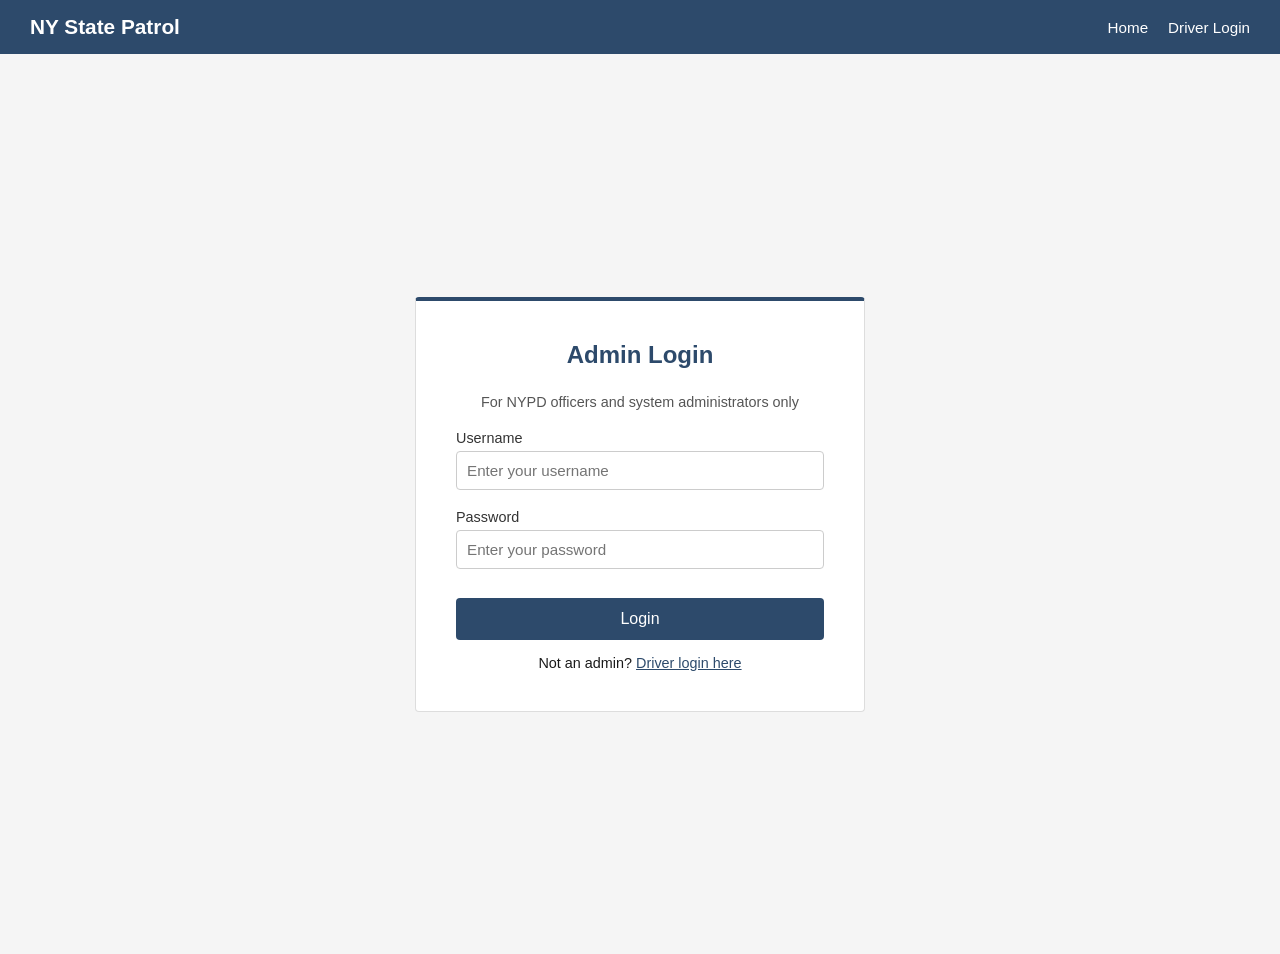
<file: Frontend/pages.html/admin-dashboard.html>
<!DOCTYPE html>
<html lang="en">
  <head>
    <meta charset="UTF-8" />
    <meta name="viewport" content="width=device-width, initial-scale=1.0" />
    <title>Admin Dashboard - NY State Patrol</title>
    <link rel="stylesheet" href="../admin-style.css" />
  </head>
  <body>
    <nav class="admin-nav">
      <a href="../index.html" class="admin-nav-left">NY State Patrol - Admin</a>
      <div class="admin-nav-right">
        <span id="admin-role"></span>
        <button class="logout-btn" id="logout-btn">Logout</button>
      </div>
    </nav>

    <div class="admin-wrap">

      <div class="stats-row">
        <div class="stat-card">
          <h3 id="total-notices">-</h3>
          <p>Total Notices</p>
        </div>
        <div class="stat-card">
          <h3 id="total-drivers">-</h3>
          <p>Recent Notices Loaded</p>
        </div>
      </div>

      <div class="admin-tabs">
        <button class="tab-btn active" id="tab-notices">All Notices</button>
        <button class="tab-btn" id="tab-create">Create Notice</button>
        <button class="tab-btn" id="tab-search">Search Vehicle</button>
        <button class="tab-btn" id="tab-update">Update Location</button>
      </div>

      <div id="panel-notices" class="tab-panel">
        <h3 class="section-title">Recent Notices</h3>
        <div id="loading-notices" class="loading-msg">Loading...</div>
        <div id="notices-api-error" class="api-error" style="display: none;"></div>
        
        <div class="table-wrap">
        <table class="notice-table" id="notices-table" style="display: none;">

          <thead>
            <tr>
              <th>Notice #</th>
              <th>Driver</th>
              <th>Vehicle</th>
              <th>Date</th>
              <th>Location</th>
              <th>Officer</th>
              <th>Action</th>
            </tr>
          </thead>
          <tbody id="notices-body"></tbody>
        </table>
        </div>
      </div>

      <div id="panel-create" class="tab-panel" style="display: none;">
        <h3 class="section-title">Create New Notice</h3>
        <div id="create-success" class="success-msg" style="display: none;"></div>
        <div id="create-error" class="api-error" style="display: none;"></div>

        <div class="form-group">
          <label for="c-vehicle-id">Vehicle ID</label>
          <input type="number" id="c-vehicle-id" placeholder="Enter vehicle ID" />
          <span class="error-msg" id="c-vehicle-id-error"></span>
        </div>

        <div class="form-group">
          <label for="c-officer-id">Officer ID</label>
          <input type="number" id="c-officer-id" placeholder="Enter officer ID" />
          <span class="error-msg" id="c-officer-id-error"></span>
        </div>

        <div class="form-group">
          <label for="c-date">Violation Date</label>
          <input type="date" id="c-date" />
          <span class="error-msg" id="c-date-error"></span>
        </div>

        <div class="form-group">
          <label for="c-time">Violation Time</label>
          <input type="time" id="c-time" />
          <span class="error-msg" id="c-time-error"></span>
        </div>

        <div class="form-group">
          <label for="c-district">District</label>
          <input type="text" id="c-district" placeholder="e.g. District 1" />
          <span class="error-msg" id="c-district-error"></span>
        </div>

        <div class="form-group">
          <label for="c-detachment">Detachment</label>
          <input type="text" id="c-detachment" placeholder="e.g. Detachment A" />
          <span class="error-msg" id="c-detachment-error"></span>
        </div>

        <div class="form-group">
          <label for="c-location">Location</label>
          <input type="text" id="c-location" placeholder="e.g. Main St & 5th Ave" />
          <span class="error-msg" id="c-location-error"></span>
        </div>

        <div class="form-group">
          <label for="c-description">Violation Description</label>
          <input type="text" id="c-description" placeholder="e.g. Speeding 75mph in 55mph zone" />
          <span class="error-msg" id="c-description-error"></span>
        </div>

        <button class="submit-btn" id="create-btn">Create Notice</button>
      </div>

      <div id="panel-search" class="tab-panel" style="display: none;">
        <h3 class="section-title">Search Vehicle by Plate</h3>
        <div id="search-api-error" class="api-error" style="display: none;"></div>

        <div class="search-row">
          <input type="text" id="search-plate" placeholder="Enter licence plate e.g. ABC1234" />
          <button id="search-btn">Search</button>
        </div>
        <span class="error-msg" id="search-plate-error"></span>

        <div id="search-result" style="display: none;">
          <h4 class="section-title">Vehicle Info</h4>
          <div class="info-box">
            <p><span class="info-label">Make:</span> <span id="s-make"></span></p>
            <p><span class="info-label">Year:</span> <span id="s-year"></span></p>
            <p><span class="info-label">Colour:</span> <span id="s-colour"></span></p>
            <p><span class="info-label">Plate:</span> <span id="s-plate"></span></p>
            <p><span class="info-label">Owner:</span> <span id="s-owner"></span></p>
            <p><span class="info-label">DL Number:</span> <span id="s-dl"></span></p>
          </div>

          <h4 class="section-title">Notices</h4>
          <p id="s-notices-count"></p>
          <div class="table-wrap">
          <table class="notice-table" id="search-notices-table">
            <thead>
              <tr>
                <th>Notice #</th>
                <th>Date</th>
                <th>Location</th>
                <th>Description</th>
              </tr>
            </thead>
            <tbody id="search-notices-body"></tbody>
          </table>
          </div>
          <p id="s-no-notices" style="display: none;">No notices found for this vehicle.</p>
        </div>
      </div>

      <div id="panel-update" class="tab-panel" style="display: none;">
        <h3 class="section-title">Update Notice Location</h3>
        <div id="update-success" class="success-msg" style="display: none;"></div>
        <div id="update-error" class="api-error" style="display: none;"></div>

        <div class="form-group">
          <label for="u-notice-id">Notice ID</label>
          <input type="number" id="u-notice-id" placeholder="Enter notice ID" />
          <span class="error-msg" id="u-notice-id-error"></span>
        </div>

        <div class="form-group">
          <label for="u-location">New Location</label>
          <input type="text" id="u-location" placeholder="Enter new location" />
          <span class="error-msg" id="u-location-error"></span>
        </div>

        <button class="submit-btn" id="update-btn">Update Location</button>
      </div>

    </div>

    <div id="confirm-overlay" class="confirm-overlay" style="display: none;">
      <div class="confirm-box">
        <p>Are you sure you want to delete this notice?</p>
        <div class="confirm-buttons">
          <button class="confirm-yes" id="confirm-yes">Yes, delete</button>
          <button class="confirm-no" id="confirm-no">Cancel</button>
        </div>
      </div>
    </div>

    <script src="../scripts.js/admin-dash.js"></script>
  </body>
</html>
</file>
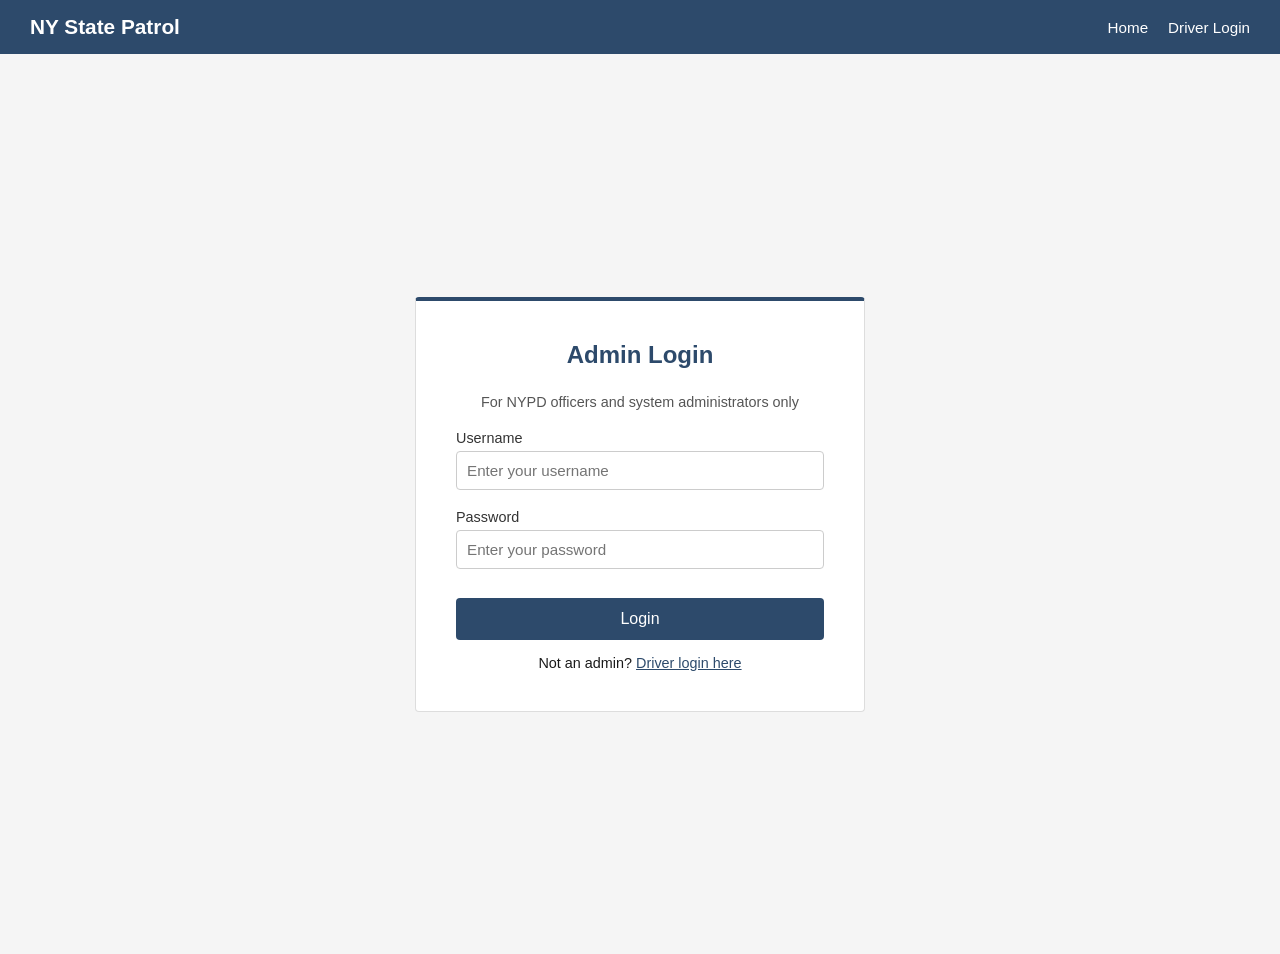
<file: Frontend/pages.html/admin-login.html>
<!doctype html>
<html lang="en">
  <head>
    <meta charset="UTF-8" />
    <meta name="viewport" content="width=device-width, initial-scale=1.0" />
    <title>Admin Login - NY State Patrol</title>
    <link rel="stylesheet" href="../style.css" />
  </head>
  <body>
    <nav id="navbar">
      <a href="../index.html" id="nav-logo">NY State Patrol</a>
      <button class="hamburger" id="hamburger">☰</button>
      <div id="nav-links">
        <a href="../index.html">Home</a>
        <a href="login.html">Driver Login</a>
      </div>
    </nav>

    <div class="page-wrap">
      <div class="form-box">
        <h2>Admin Login</h2>
        <p
          style="
            text-align: center;
            color: #555;
            font-size: 0.9rem;
            margin-bottom: 20px;
          "
        >
          For NYPD officers and system administrators only
        </p>

        <div id="login-error" class="api-error" style="display: none"></div>

        <div class="form-group">
          <label for="username">Username</label>
          <input type="text" id="username" placeholder="Enter your username" />
          <span class="error-msg" id="username-error"></span>
        </div>

        <div class="form-group">
          <label for="password">Password</label>
          <input
            type="password"
            id="password"
            placeholder="Enter your password"
          />
          <span class="error-msg" id="password-error"></span>
        </div>

        <button class="submit-btn" id="login-btn">Login</button>

        <div class="form-link">
          <p>Not an admin? <a href="login.html">Driver login here</a></p>
        </div>
      </div>
    </div>

    
    <script src="../scripts.js/nav.js"></script>
    <script src="../scripts.js/admin-login.js"></script>
  </body>
</html>
</file>
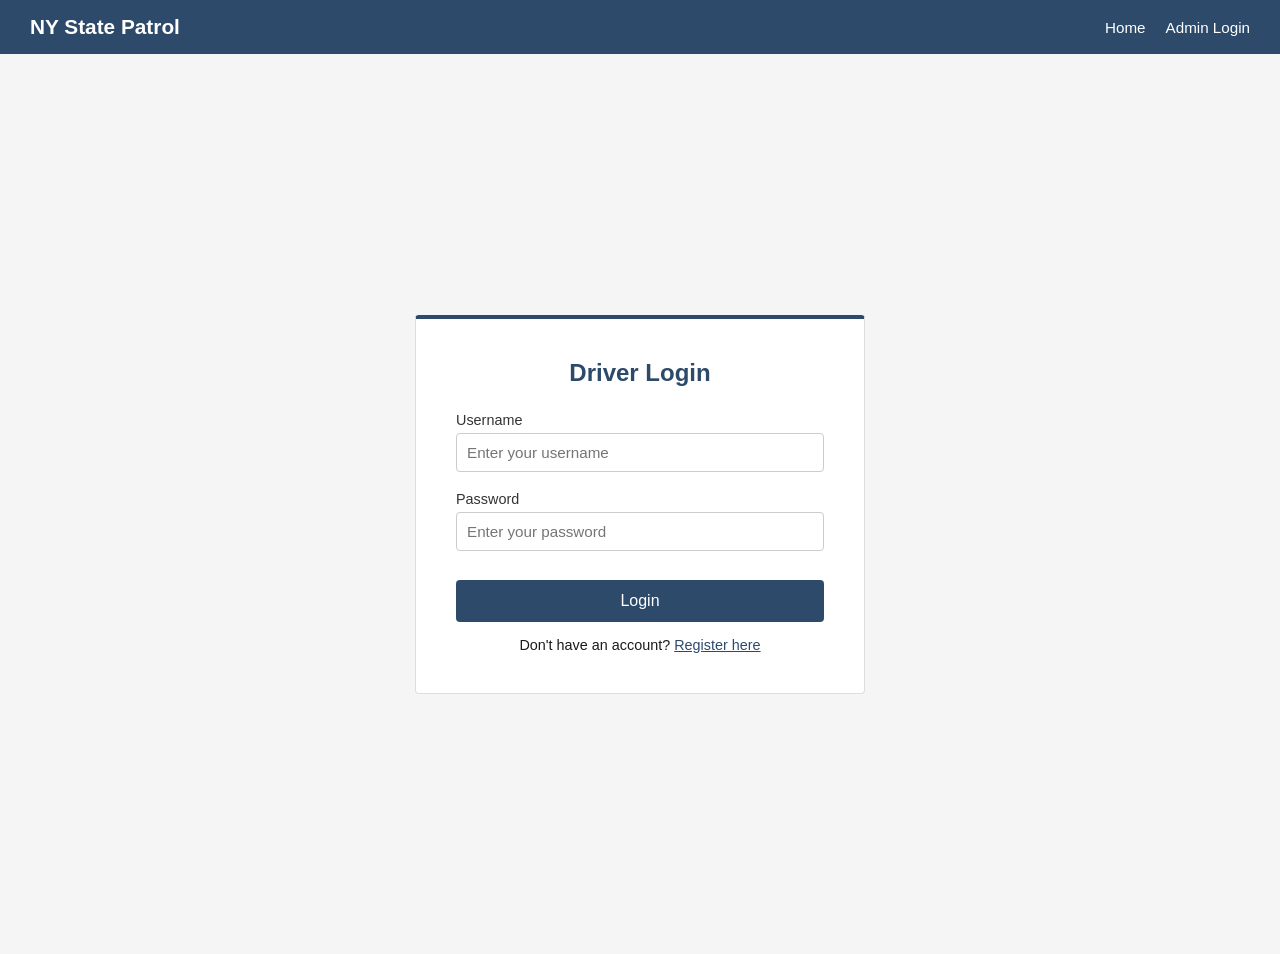
<file: Frontend/pages.html/dashboard.html>
<!doctype html>
<html lang="en">
  <head>
    <meta charset="UTF-8" />
    <meta name="viewport" content="width=device-width, initial-scale=1.0" />
    <title>My Citations - NY State Patrol</title>
    <link rel="stylesheet" href="../style.css" />
  </head>
  <body>
    <nav class="nav-logged">
      <a href="../index.html" class="nav-logged-left">NY State Patrol</a>
      <button class="hamburger" id="hamburger">☰</button>
      <div class="nav-logged-right" id="nav-menu">
        <a href="dashboard.html">My Citations</a>
        <a href="profile.html">My Profile</a>
        <button class="logout-btn" id="logout-btn">Logout</button>
      </div>
    </nav>

    <div id="dashboard-wrap">
      <h2>My Citations</h2>
      <p id="welcome-msg"></p>

      <div id="search-section">
        <div class="search-row">
          <input
            type="text"
            id="plate-input"
            placeholder="Enter your licence plate e.g. ABC1234"
          />
          <button id="search-btn">Search</button>
        </div>
        <span class="error-msg" id="plate-error"></span>
      </div>

      <div id="vehicle-info" style="display: none">
        <h3 class="section-title">Vehicle Details</h3>
        <div class="info-box">
          <p><span class="info-label">Make:</span> <span id="v-make"></span></p>
          <p><span class="info-label">Year:</span> <span id="v-year"></span></p>
          <p>
            <span class="info-label">Colour:</span> <span id="v-colour"></span>
          </p>
          <p>
            <span class="info-label">Plate:</span> <span id="v-plate"></span>
          </p>
        </div>
      </div>

      <div id="notices-section" style="display: none">
        <h3 class="section-title">Traffic Notices</h3>
        <p id="notices-count"></p>
        <div id="loading-notices" class="loading-msg" style="display: none">
          Loading...
        </div>
        <div
          id="api-error-notices"
          class="api-error"
          style="display: none"
        ></div>
        <table class="notice-table" id="notices-table">
          <thead>
            <tr>
              <th>Notice #</th>
              <th>Date</th>
              <th>Location</th>
              <th>Description</th>
              <th>Officer</th>
              <th>Action Taken</th>
            </tr>
          </thead>
          <tbody id="notices-body"></tbody>
        </table>
        <p id="no-notices-msg" style="display: none">
          No notices found for this vehicle.
        </p>
      </div>
    </div>

    <script src="../scripts.js/dashboard.js"></script>
  </body>
</html>
</file>
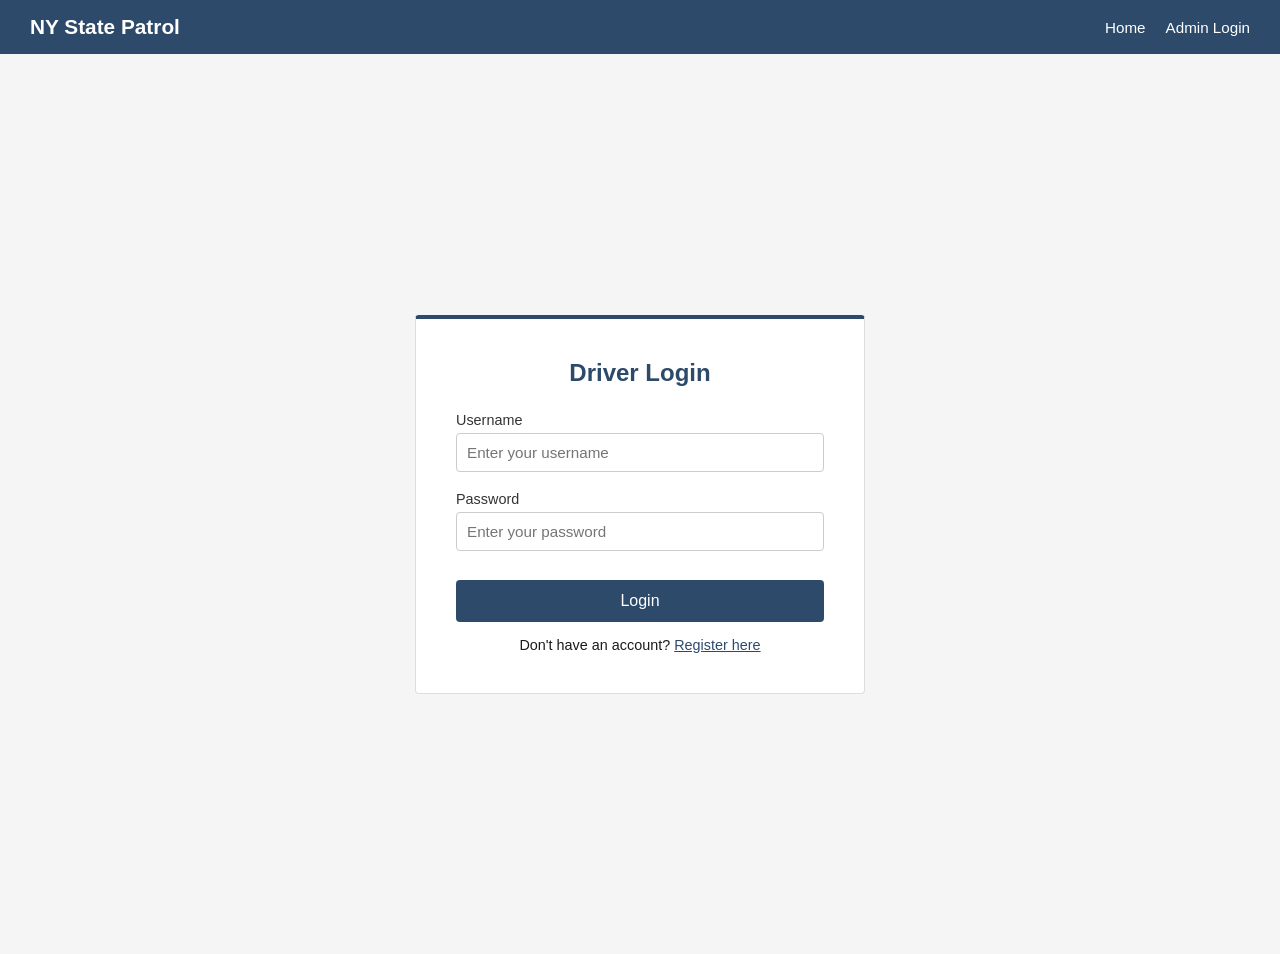
<file: Frontend/pages.html/profile.html>
<!doctype html>
<html lang="en">
  <head>
    <meta charset="UTF-8" />
    <meta name="viewport" content="width=device-width, initial-scale=1.0" />
    <title>My Profile - NY State Patrol</title>
    <link rel="stylesheet" href="../style.css" />
  </head>
  <body>
    <nav class="nav-logged">
      <a href="../index.html" class="nav-logged-left">NY State Patrol</a>
      <button class="hamburger" id="hamburger">☰</button>
      <div class="nav-logged-right" id="nav-menu">
        <a href="dashboard.html">My Citations</a>
        <a href="profile.html">My Profile</a>
        <button class="logout-btn" id="logout-btn">Logout</button>
      </div>
    </nav>

    <div id="dashboard-wrap">
      <h2>My Profile</h2>

      <div id="profile-success" class="success-msg" style="display: none"></div>
      <div id="profile-error" class="api-error" style="display: none"></div>

      <div id="loading-profile" class="loading-msg">
        Loading your details...
      </div>

      <div id="profile-form" style="display: none">
        <p class="section-label">Account Information</p>
        <div class="info-box">
          <p>
            <span class="info-label">Username:</span>
            <span id="p-username"></span>
          </p>
          <p><span class="info-label">Role:</span> <span id="p-role"></span></p>
        </div>

        <p class="section-label">Personal Details</p>
        <div class="form-group">
          <label for="first-name">First Name</label>
          <input type="text" id="first-name" />
          <span class="error-msg" id="first-name-error"></span>
        </div>

        <div class="form-group">
          <label for="last-name">Last Name</label>
          <input type="text" id="last-name" />
          <span class="error-msg" id="last-name-error"></span>
        </div>

        <div class="form-group">
          <label for="birth-date">Date of Birth</label>
          <input type="date" id="birth-date" />
          <span class="error-msg" id="birth-date-error"></span>
        </div>

        <p class="section-label">Contact Details</p>
        <div class="form-group">
          <label for="address">Address</label>
          <input type="text" id="address" />
          <span class="error-msg" id="address-error"></span>
        </div>

        <div class="form-group">
          <label for="city">City</label>
          <input type="text" id="city" />
          <span class="error-msg" id="city-error"></span>
        </div>

        <div class="form-group">
          <label for="state">State</label>
          <input type="text" id="state" maxlength="2" />
          <span class="error-msg" id="state-error"></span>
        </div>

        <div class="form-group">
          <label for="zip-code">Zip Code</label>
          <input type="text" id="zip-code" />
          <span class="error-msg" id="zip-code-error"></span>
        </div>

        <p class="section-label">Licence Details</p>
        <div class="form-group">
          <label for="dl-number">Licence Number</label>
          <input type="text" id="dl-number" />
          <span class="error-msg" id="dl-number-error"></span>
        </div>

        <div class="form-group">
          <label for="licence-state">Licence State</label>
          <input type="text" id="licence-state" maxlength="2" />
          <span class="error-msg" id="licence-state-error"></span>
        </div>

        <button class="submit-btn" id="save-btn">Save Changes</button>
      </div>
    </div>

    <script src="../scripts.js/profile.js"></script>
  </body>
</html>
</file>
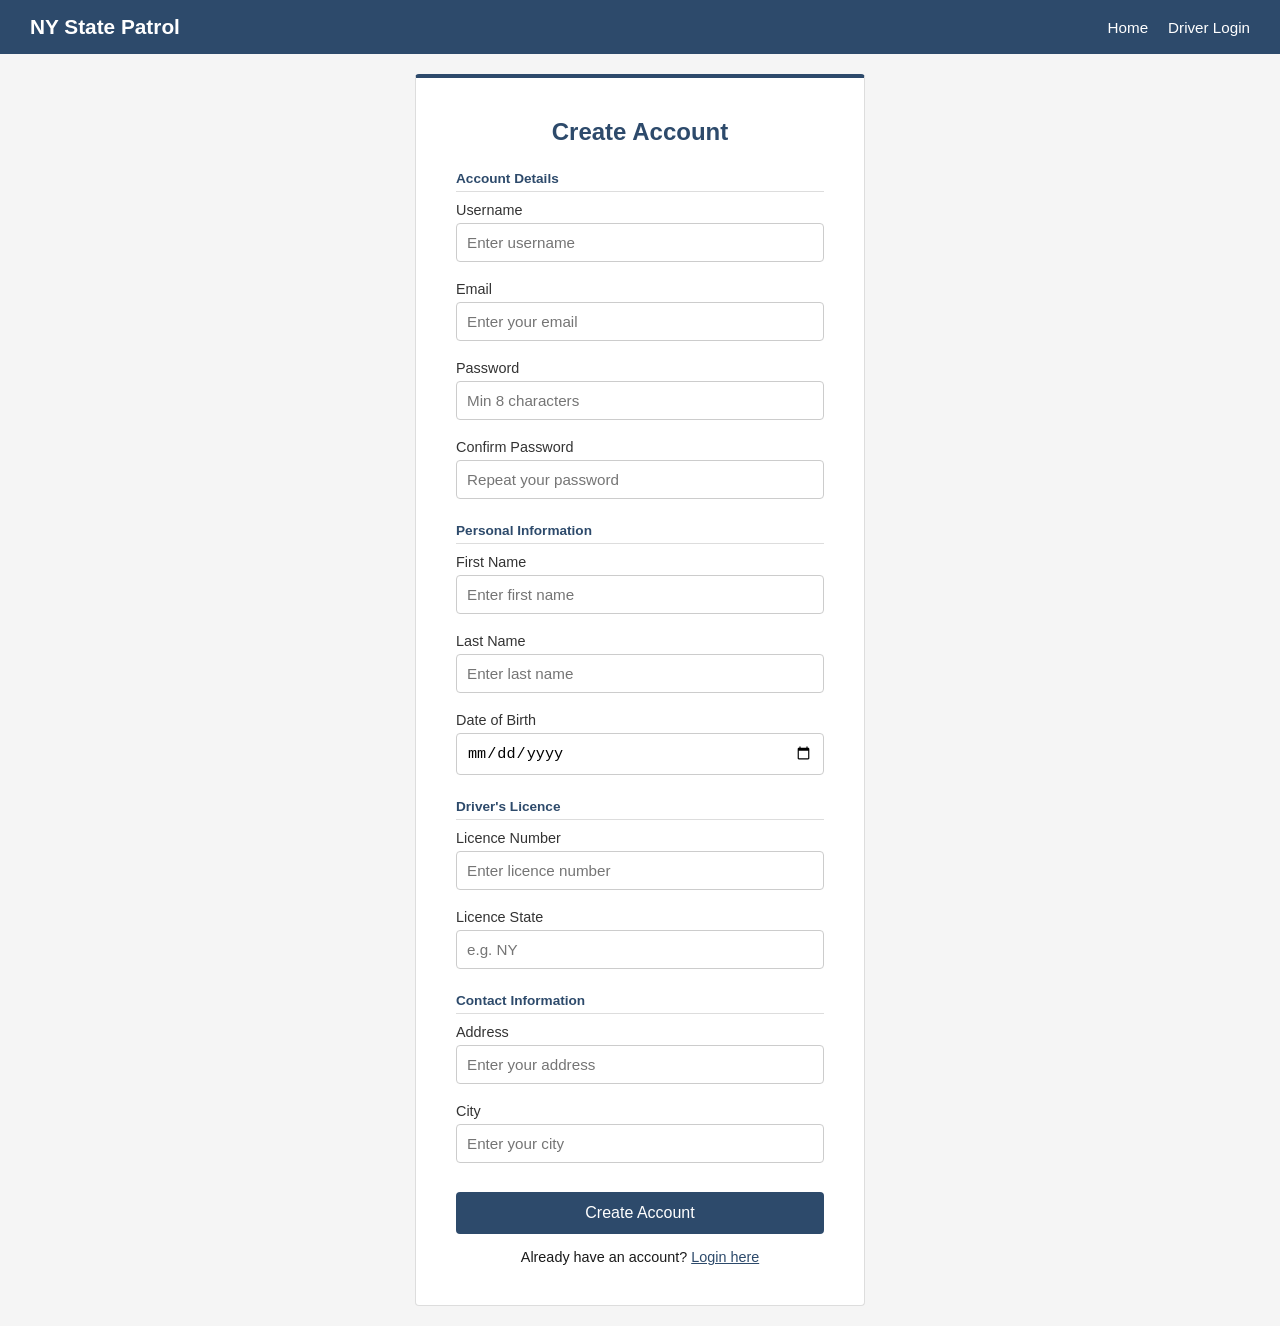
<file: Frontend/pages.html/register.html>
<!doctype html>
<html lang="en">
  <head>
    <meta charset="UTF-8" />
    <meta name="viewport" content="width=device-width, initial-scale=1.0" />
    <title>Register - NY State Patrol</title>
    <link rel="stylesheet" href="../style.css" />
  </head>
  <body>
    <nav id="navbar">
      <a href="../index.html" id="nav-logo">NY State Patrol</a>
      <button class="hamburger" id="hamburger">☰</button>
      <div id="nav-links">
        <a href="../index.html">Home</a>
        <a href="login.html">Driver Login</a>
      </div>
    </nav>

    <div class="page-wrap">
      <div class="form-box">
        <h2>Create Account</h2>

        <div id="register-error" class="api-error" style="display: none"></div>
        <div
          id="register-success"
          class="success-msg"
          style="display: none"
        ></div>

        <p class="section-label">Account Details</p>

        <div class="form-group">
          <label for="username">Username</label>
          <input type="text" id="username" placeholder="Enter username" />
          <span class="error-msg" id="username-error"></span>
        </div>

        <div class="form-group">
          <label for="email">Email</label>
          <input type="email" id="email" placeholder="Enter your email" />
          <span class="error-msg" id="email-error"></span>
        </div>

        <div class="form-group">
          <label for="password">Password</label>
          <input type="password" id="password" placeholder="Min 8 characters" />
          <span class="error-msg" id="password-error"></span>
        </div>

        <div class="form-group">
          <label for="confirm-password">Confirm Password</label>
          <input
            type="password"
            id="confirm-password"
            placeholder="Repeat your password"
          />
          <span class="error-msg" id="confirm-password-error"></span>
        </div>

        <p class="section-label">Personal Information</p>

        <div class="form-group">
          <label for="first-name">First Name</label>
          <input type="text" id="first-name" placeholder="Enter first name" />
          <span class="error-msg" id="first-name-error"></span>
        </div>

        <div class="form-group">
          <label for="last-name">Last Name</label>
          <input type="text" id="last-name" placeholder="Enter last name" />
          <span class="error-msg" id="last-name-error"></span>
        </div>

        <div class="form-group">
          <label for="birth-date">Date of Birth</label>
          <input type="date" id="birth-date" />
          <span class="error-msg" id="birth-date-error"></span>
        </div>

        <p class="section-label">Driver's Licence</p>

        <div class="form-group">
          <label for="dl-number">Licence Number</label>
          <input
            type="text"
            id="dl-number"
            placeholder="Enter licence number"
          />
          <span class="error-msg" id="dl-number-error"></span>
        </div>

        <div class="form-group">
          <label for="licence-state">Licence State</label>
          <input
            type="text"
            id="licence-state"
            placeholder="e.g. NY"
            maxlength="2"
          />
          <span class="error-msg" id="licence-state-error"></span>
        </div>

        <p class="section-label">Contact Information</p>

        <div class="form-group">
          <label for="address">Address</label>
          <input type="text" id="address" placeholder="Enter your address" />
          <span class="error-msg" id="address-error"></span>
        </div>

        <div class="form-group">
          <label for="city">City</label>
          <input type="text" id="city" placeholder="Enter your city" />
          <span class="error-msg" id="city-error"></span>
        </div>

        <button class="submit-btn" id="register-btn">Create Account</button>

        <div class="form-link">
          <p>Already have an account? <a href="login.html">Login here</a></p>
        </div>
      </div>
    </div>

    <script src="../scripts.js/register.js"></script>
    <script src="../scripts.js/nav.js"></script>
  </body>
</html>
</file>
<file: Frontend/admin-style.css>
* {
  margin: 0;
  padding: 0;
  box-sizing: border-box;
}

body {
  font-family: Arial, sans-serif;
  background-color: #f5f5f5;
  color: #1a1a1a;
}

.admin-nav {
  display: flex;
  justify-content: space-between;
  align-items: center;
  background-color: #2d4a6b;
  padding: 15px 30px;
  border-bottom: 3px solid #c8a951;
}

.admin-nav-left {
  color: white;
  font-size: 1.2rem;
  font-weight: bold;
  cursor: pointer;
  text-decoration: none;
  color: white;
}

.admin-nav-right {
  display: flex;
  gap: 15px;
  align-items: center;
}

.admin-nav-right span {
  color: white;
  font-size: 0.9rem;
}

#admin-role {
  background-color: #c8a951;
  color: #1a1a1a;
  padding: 3px 10px;
  border-radius: 3px;
  font-size: 0.8rem;
  font-weight: bold;
}

.logout-btn {
  background-color: #c0392b;
  color: white;
  border: none;
  padding: 8px 16px;
  border-radius: 4px;
  cursor: pointer;
  font-size: 0.9rem;
}

.logout-btn:hover {
  background-color: #a93226;
}

.admin-wrap {
  max-width: 1100px;
  margin: 30px auto;
  padding: 0 20px;
}

.stats-row {
  display: flex;
  gap: 20px;
  margin-bottom: 25px;
  flex-wrap: wrap;
}

.stat-card {
  background-color: white;
  border: 1px solid #ddd;
  border-top: 3px solid #c8a951;
  border-radius: 4px;
  padding: 20px 30px;
  flex: 1;
  min-width: 150px;
  text-align: center;
}

.stat-card h3 {
  font-size: 2rem;
  color: #2d4a6b;
}

.stat-card p {
  color: #555;
  font-size: 0.85rem;
  margin-top: 5px;
}

.admin-tabs {
  display: flex;
  gap: 5px;
  margin-bottom: 20px;
  flex-wrap: wrap;
}

.tab-btn {
  padding: 10px 20px;
  background-color: white;
  border: 1px solid #ddd;
  border-radius: 4px;
  cursor: pointer;
  font-size: 0.9rem;
  color: #2d4a6b;
}

.tab-btn:hover {
  background-color: #f0f0f0;
}

.tab-btn.active {
  background-color: #2d4a6b;
  color: white;
  border-color: #2d4a6b;
}

.tab-panel {
  background-color: white;
  border: 1px solid #ddd;
  border-radius: 4px;
  padding: 25px;
}

.section-title {
  color: #2d4a6b;
  margin-bottom: 15px;
  margin-top: 20px;
}

.section-title:first-child {
  margin-top: 0;
}

.notice-table {
  width: 100%;
  border-collapse: collapse;
}

.notice-table th {
  background-color: #2d4a6b;
  color: white;
  padding: 12px 15px;
  text-align: left;
  font-size: 0.9rem;
}

.notice-table td {
  padding: 12px 15px;
  border-bottom: 1px solid #eee;
  font-size: 0.9rem;
  color: #333;
}

.notice-table tr:last-child td {
  border-bottom: none;
}

.delete-btn {
  background-color: #c0392b;
  color: white;
  border: none;
  padding: 5px 10px;
  border-radius: 3px;
  cursor: pointer;
  font-size: 0.8rem;
}

.delete-btn:hover {
  background-color: #a93226;
}

.table-wrap {
  overflow-x: auto;
  width: 100%;
}

.form-group {
  display: flex;
  flex-direction: column;
  margin-bottom: 15px;
}

.form-group label {
  margin-bottom: 5px;
  font-size: 0.9rem;
  color: #333;
}

.form-group input {
  padding: 10px;
  border: 1px solid #ccc;
  border-radius: 4px;
  font-size: 0.95rem;
}

.form-group input.error {
  border: 2px solid #c0392b;
}

.error-msg {
  color: #c0392b;
  font-size: 0.8rem;
  margin-top: 4px;
}

.submit-btn {
  padding: 12px 25px;
  background-color: #2d4a6b;
  color: white;
  border: none;
  border-radius: 4px;
  font-size: 1rem;
  cursor: pointer;
  margin-top: 10px;
}

.submit-btn:hover {
  background-color: #1e3a56;
}

.success-msg {
  background-color: #d4edda;
  color: #155724;
  padding: 10px;
  border-radius: 4px;
  margin-bottom: 15px;
  font-size: 0.9rem;
}

.api-error {
  background-color: #f8d7da;
  color: #721c24;
  padding: 10px;
  border-radius: 4px;
  margin-bottom: 15px;
  font-size: 0.9rem;
}

.loading-msg {
  text-align: center;
  color: #555;
  padding: 20px;
  font-size: 0.95rem;
}

.search-row {
  display: flex;
  gap: 10px;
  margin-bottom: 5px;
}

.search-row input {
  padding: 10px;
  border: 1px solid #ccc;
  border-radius: 4px;
  font-size: 0.95rem;
  width: 300px;
}

.search-row input.error {
  border: 2px solid #c0392b;
}

#search-btn {
  padding: 10px 20px;
  background-color: #2d4a6b;
  color: white;
  border: none;
  border-radius: 4px;
  cursor: pointer;
  font-size: 0.95rem;
}

#search-btn:hover {
  background-color: #1e3a56;
}

.info-box {
  background-color: #f9f9f9;
  border: 1px solid #ddd;
  border-radius: 4px;
  padding: 20px;
  margin-bottom: 20px;
}

.info-box p {
  margin-bottom: 8px;
  font-size: 0.95rem;
}

.info-label {
  font-weight: bold;
  color: #2d4a6b;
}

.confirm-overlay {
  position: fixed;
  top: 0;
  left: 0;
  width: 100%;
  height: 100%;
  background-color: rgba(0, 0, 0, 0.5);
  display: flex;
  justify-content: center;
  align-items: center;
}

.confirm-box {
  background-color: white;
  padding: 30px;
  border-radius: 4px;
  text-align: center;
  width: 320px;
  border-top: 4px solid #c0392b;
}

.confirm-box p {
  margin-bottom: 20px;
  color: #333;
}

.confirm-buttons {
  display: flex;
  justify-content: center;
  gap: 15px;
}

.confirm-yes {
  background-color: #c0392b;
  color: white;
  border: none;
  padding: 8px 20px;
  border-radius: 4px;
  cursor: pointer;
}

.confirm-no {
  background-color: #ccc;
  color: #333;
  border: none;
  padding: 8px 20px;
  border-radius: 4px;
  cursor: pointer;
}

@media (max-width: 1024px) {
  .admin-wrap {
    padding: 0 15px;
  }

  .notice-table th,
  .notice-table td {
    padding: 10px 12px;
  }
}

@media (max-width: 767px) {
  .admin-nav {
    flex-direction: column;
    gap: 10px;
    padding: 15px;
  }

  .notice-table {
    display: block;
    overflow-x: auto;
    white-space: nowrap;
  }
  .admin-tabs {
    flex-direction: column;
  }

  .tab-btn {
    width: 100%;
  }

  .stats-row {
    flex-direction: column;
  }

  .search-row {
    flex-direction: column;
  }

  .search-row input {
    width: 100%;
  }

  .notice-table th,
  .notice-table td {
    padding: 8px 10px;
    font-size: 0.8rem;
  }
}
</file>
<file: Frontend/style.css>
* {
  margin: 0;
  padding: 0;
  box-sizing: border-box;
}

body {
  font-family: Arial, sans-serif;
  background-color: #f5f5f5;
  color: #1a1a1a;
}

#navbar {
  display: flex;
  justify-content: space-between;
  align-items: center;
  background-color: #2d4a6b;
  padding: 15px 30px;
}

#nav-logo {
  color: white;
  font-size: 1.3rem;
  font-weight: bold;
  cursor: pointer;
  text-decoration: none;
  color: white;
}

#nav-links {
  display: flex;
  gap: 20px;
}

#nav-links a {
  color: white;
  text-decoration: none;
  font-size: 0.95rem;
}

#nav-links a:hover {
  color: #c8a951;
}

#main-section {
  display: flex;
  flex-direction: column;
  align-items: center;
  justify-content: center;
  background-color: #2d4a6b;
  color: white;
  padding: 80px 20px;
  text-align: center;
  border-bottom: 4px solid #c8a951;
}

#main-section h1 {
  font-size: 2.5rem;
  margin-bottom: 10px;
}

#main-section p {
  font-size: 1.1rem;
  margin-bottom: 30px;
  color: #c8a951;
}

#main-buttons {
  display: flex;
  gap: 20px;
}

.btn-main {
  background-color: #c8a951;
  color: #1a1a1a;
  padding: 12px 28px;
  text-decoration: none;
  border-radius: 4px;
  font-weight: bold;
}

.btn-secondary {
  background-color: transparent;
  color: white;
  padding: 12px 28px;
  text-decoration: none;
  border-radius: 4px;
  border: 2px solid white;
}

.btn-main:hover {
  background-color: #b8942f;
}

.btn-secondary:hover {
  background-color: rgba(255, 255, 255, 0.1);
}

#features {
  display: flex;
  justify-content: center;
  gap: 20px;
  padding: 60px 30px;
  flex-wrap: wrap;
}

.feature-card {
  background-color: white;
  border: 1px solid #ddd;
  border-top: 3px solid #c8a951;
  border-radius: 4px;
  padding: 30px;
  width: 280px;
  text-align: center;
}

.feature-card h3 {
  margin-bottom: 10px;
  color: #2d4a6b;
}

.feature-card p {
  color: #555;
  font-size: 0.9rem;
}

.page-wrap {
  display: flex;
  justify-content: center;
  align-items: center;
  min-height: 100vh;
  padding: 20px;
}

.form-box {
  background-color: white;
  border: 1px solid #ddd;
  border-radius: 4px;
  border-top: 4px solid #2d4a6b;
  padding: 40px;
  width: 100%;
  max-width: 450px;
}

.form-box h2 {
  margin-bottom: 25px;
  color: #2d4a6b;
  text-align: center;
}

.form-group {
  display: flex;
  flex-direction: column;
  margin-bottom: 15px;
}

.form-group label {
  margin-bottom: 5px;
  font-size: 0.9rem;
  color: #333;
}

.form-group input,
.form-group select {
  padding: 10px;
  border: 1px solid #ccc;
  border-radius: 4px;
  font-size: 0.95rem;
}

.form-group input.error {
  border: 2px solid #c0392b;
}

.error-msg {
  color: #c0392b;
  font-size: 0.8rem;
  margin-top: 4px;
}

.submit-btn {
  width: 100%;
  padding: 12px;
  background-color: #2d4a6b;
  color: white;
  border: none;
  border-radius: 4px;
  font-size: 1rem;
  cursor: pointer;
  margin-top: 10px;
}

.submit-btn:hover {
  background-color: #1e3a56;
}

.form-link {
  text-align: center;
  margin-top: 15px;
  font-size: 0.9rem;
}

.form-link a {
  color: #2d4a6b;
}

.success-msg {
  background-color: #d4edda;
  color: #155724;
  padding: 10px;
  border-radius: 4px;
  margin-bottom: 15px;
  text-align: center;
  font-size: 0.9rem;
}

.api-error {
  background-color: #f8d7da;
  color: #721c24;
  padding: 10px;
  border-radius: 4px;
  margin-bottom: 15px;
  text-align: center;
  font-size: 0.9rem;
}

#dashboard-wrap {
  max-width: 1000px;
  margin: 30px auto;
  padding: 0 20px;
}

#dashboard-wrap h2 {
  color: #2d4a6b;
  margin-bottom: 20px;
}

.notice-table {
  width: 100%;
  border-collapse: collapse;
  background-color: white;
  border: 1px solid #ddd;
}

.notice-table th {
  background-color: #2d4a6b;
  color: white;
  padding: 12px 15px;
  text-align: left;
  font-size: 0.9rem;
}

.notice-table td {
  padding: 12px 15px;
  border-bottom: 1px solid #eee;
  font-size: 0.9rem;
  color: #333;
}

.notice-table tr:last-child td {
  border-bottom: none;
}

.nav-logged {
  display: flex;
  justify-content: space-between;
  align-items: center;
  background-color: #2d4a6b;
  padding: 15px 30px;
  border-bottom: 3px solid #c8a951;
}

.nav-logged-left {
  color: white;
  font-size: 1.2rem;
  font-weight: bold;
  cursor: pointer;
  text-decoration: none;
  color: white;
}

.nav-logged-right {
  display: flex;
  gap: 15px;
  align-items: center;
}

.nav-logged-right a {
  color: white;
  text-decoration: none;
  font-size: 0.9rem;
}

.nav-logged-right a:hover {
  color: #c8a951;
}

.logout-btn {
  background-color: #c0392b;
  color: white;
  border: none;
  padding: 8px 16px;
  border-radius: 4px;
  cursor: pointer;
  font-size: 0.9rem;
}

.logout-btn:hover {
  background-color: #a93226;
}

.stats-row {
  display: flex;
  gap: 20px;
  margin-bottom: 30px;
  flex-wrap: wrap;
}

.stat-card {
  background-color: white;
  border: 1px solid #ddd;
  border-top: 3px solid #c8a951;
  border-radius: 4px;
  padding: 20px 30px;
  flex: 1;
  min-width: 150px;
  text-align: center;
}

.stat-card h3 {
  font-size: 2rem;
  color: #2d4a6b;
}

.stat-card p {
  color: #555;
  font-size: 0.85rem;
  margin-top: 5px;
}

.section-title {
  color: #2d4a6b;
  margin-bottom: 15px;
  margin-top: 30px;
}

.delete-btn {
  background-color: #c0392b;
  color: white;
  border: none;
  padding: 5px 10px;
  border-radius: 3px;
  cursor: pointer;
  font-size: 0.8rem;
}

.delete-btn:hover {
  background-color: #a93226;
}

.confirm-overlay {
  position: fixed;
  top: 0;
  left: 0;
  width: 100%;
  height: 100%;
  background-color: rgba(0, 0, 0, 0.5);
  display: flex;
  justify-content: center;
  align-items: center;
}

.confirm-box {
  background-color: white;
  padding: 30px;
  border-radius: 4px;
  text-align: center;
  width: 320px;
  border-top: 4px solid #c0392b;
}

.confirm-box p {
  margin-bottom: 20px;
  color: #333;
}

.confirm-buttons {
  display: flex;
  justify-content: center;
  gap: 15px;
}

.confirm-yes {
  background-color: #c0392b;
  color: white;
  border: none;
  padding: 8px 20px;
  border-radius: 4px;
  cursor: pointer;
}

.confirm-no {
  background-color: #ccc;
  color: #333;
  border: none;
  padding: 8px 20px;
  border-radius: 4px;
  cursor: pointer;
}

.loading-msg {
  text-align: center;
  color: #555;
  padding: 20px;
  font-size: 0.95rem;
}

.section-label {
  font-size: 0.85rem;
  font-weight: bold;
  color: #2d4a6b;
  margin-bottom: 10px;
  margin-top: 20px;
  border-bottom: 1px solid #ddd;
  padding-bottom: 5px;
}

.search-row {
  display: flex;
  gap: 10px;
  margin-bottom: 5px;
  margin-top: 15px;
}

.search-row input {
  padding: 10px;
  border: 1px solid #ccc;
  border-radius: 4px;
  font-size: 0.95rem;
  width: 300px;
}

.search-row input.error {
  border: 2px solid #c0392b;
}

#search-btn {
  padding: 10px 20px;
  background-color: #2d4a6b;
  color: white;
  border: none;
  border-radius: 4px;
  cursor: pointer;
  font-size: 0.95rem;
}

#search-btn:hover {
  background-color: #1e3a56;
}

.info-box {
  background-color: white;
  border: 1px solid #ddd;
  border-radius: 4px;
  padding: 20px;
  margin-bottom: 20px;
}

.info-box p {
  margin-bottom: 8px;
  font-size: 0.95rem;
}

.info-label {
  font-weight: bold;
  color: #2d4a6b;
}

.hamburger {
  display: none;
  background: none;
  border: none;
  color: white;
  font-size: 1.5rem;
  cursor: pointer;
}

@media (max-width: 1024px) {
  #main-section h1 {
    font-size: 2rem;
  }

  .feature-card {
    width: 220px;
  }

  #dashboard-wrap {
    padding: 0 15px;
  }
}

@media (max-width: 767px) {
  #nav-links {
    display: none;
  }

  #main-section h1 {
    font-size: 1.5rem;
  }

  #main-buttons {
    flex-direction: column;
    align-items: center;
  }

  #nav-links {
  display: none;
  flex-direction: column;
  position: absolute;
  top: 60px;
  right: 0;
  background-color: #2d4a6b;
  width: 200px;
  padding: 10px;
  z-index: 100;
}

#nav-links.open {
  display: flex;
}

#navbar {
  position: relative;
}

  #features {
    flex-direction: column;
    align-items: center;
    padding: 30px 20px;
  }

  .feature-card {
    width: 100%;
    max-width: 350px;
  }

  .stats-row {
    flex-direction: column;
  }

  .notice-table {
    display: block;
    overflow-x: auto;
    white-space: nowrap;
  }

  .form-box {
    padding: 25px 20px;
  }

  .nav-logged-right a {
    display: none;
  }
  .hamburger {
    display: block;
  }

  .nav-logged-right {
    display: none;
    flex-direction: column;
    position: absolute;
    top: 60px;
    right: 0;
    background-color: #2d4a6b;
    width: 200px;
    padding: 10px;
    z-index: 100;
  }

  .nav-logged-right.open {
    display: flex;
  }

  .nav-logged-right a {
    display: block;
    padding: 10px;
    border-bottom: 1px solid rgba(255,255,255,0.1);
  }

  .nav-logged {
    position: relative;
  }
}
</file>
